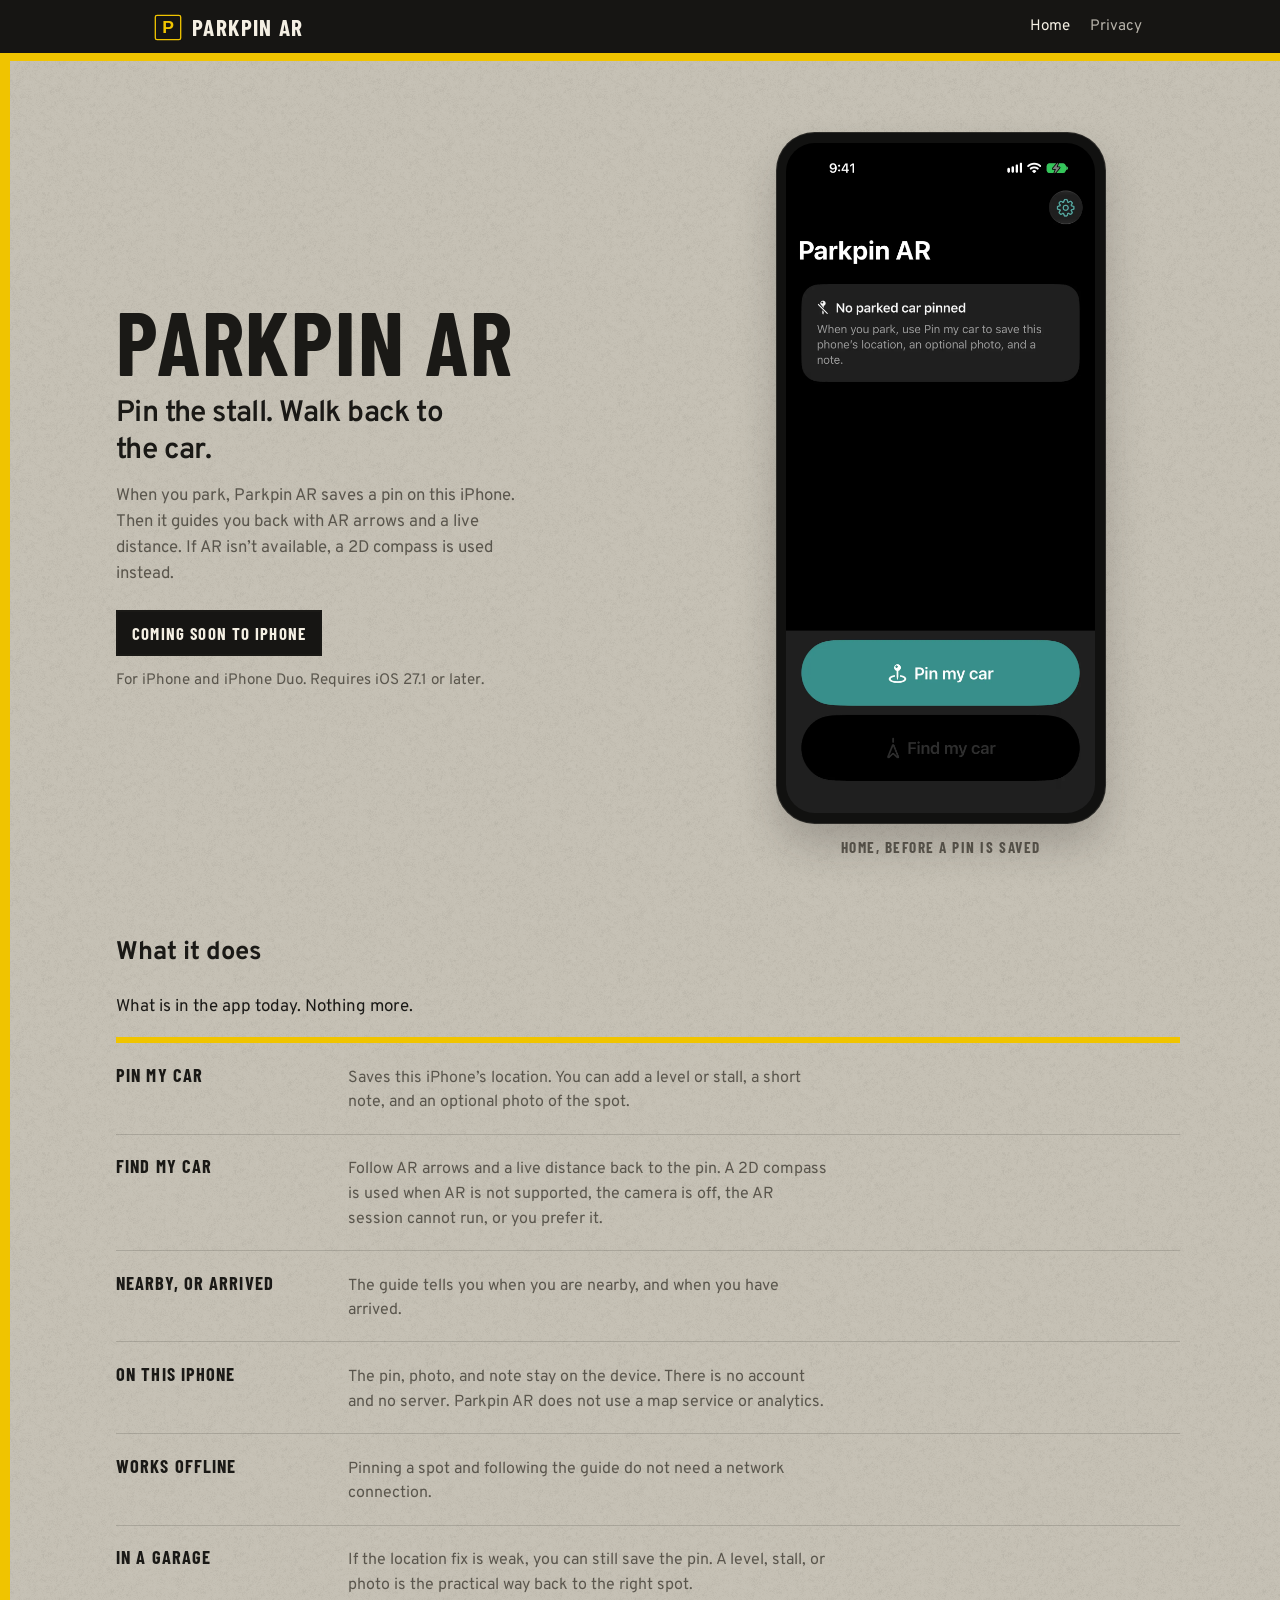
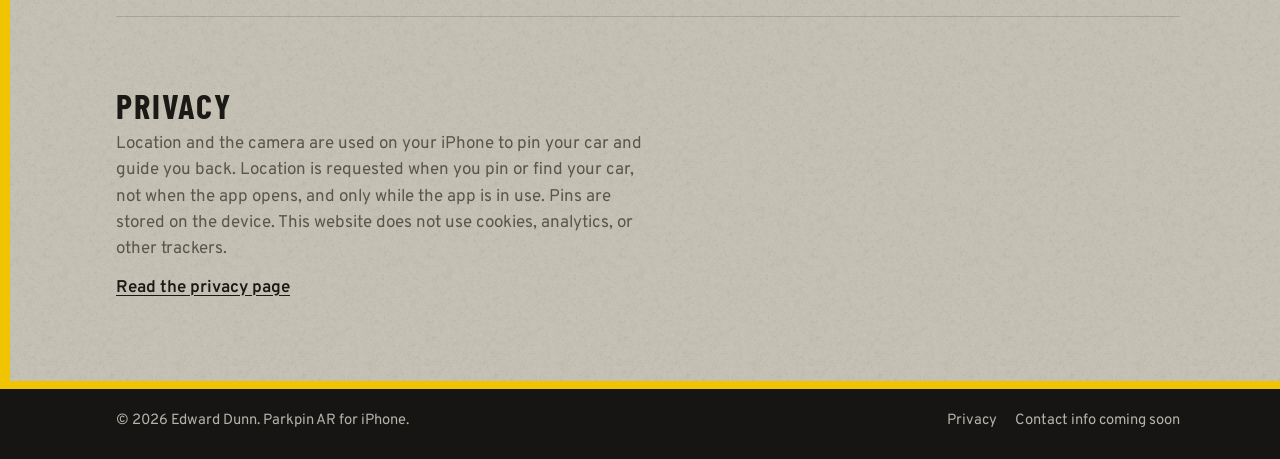
<file: index.html>
<!DOCTYPE html>
<html lang="en">
<head>
  <meta charset="utf-8">
  <meta name="viewport" content="width=device-width, initial-scale=1">
  <title>Parkpin AR — pin your parking spot, then walk back to the car</title>
  <meta name="description" content="Parkpin AR saves a pin on your iPhone when you park, then guides you back with AR arrows and a live distance. A 2D compass is used when AR is not available. Coming soon to iPhone.">
  <meta name="theme-color" content="#c5c0b4" media="(prefers-color-scheme: light)">
  <meta name="theme-color" content="#2b2925" media="(prefers-color-scheme: dark)">

  <meta property="og:type" content="website">
  <meta property="og:site_name" content="Parkpin AR">
  <meta property="og:locale" content="en_US">
  <meta property="og:title" content="Parkpin AR — pin your parking spot, then walk back to the car">
  <meta property="og:description" content="Save a pin when you park, then follow AR arrows and a live distance back to the car. Coming soon to iPhone.">
  <meta property="og:image" content="assets/favicon.svg">
  <meta property="og:image:alt" content="Parkpin AR mark">

  <meta name="twitter:card" content="summary">
  <meta name="twitter:title" content="Parkpin AR — pin your parking spot, then walk back to the car">
  <meta name="twitter:description" content="Save a pin when you park, then follow AR arrows and a live distance back to the car. Coming soon to iPhone.">
  <meta name="twitter:image" content="assets/favicon.svg">

  <link rel="icon" href="assets/favicon.svg" type="image/svg+xml">
  <link rel="apple-touch-icon" href="assets/favicon.svg">
  <link rel="stylesheet" href="assets/styles.css">
</head>
<body>
  <a class="skip" href="#main">Skip to content</a>

  <header class="site-header">
    <nav class="nav" aria-label="Primary">
      <a class="brand" href="./" aria-current="page">
        <img class="brand-mark" src="assets/favicon.svg" width="28" height="28" alt="">
        <span>Parkpin AR</span>
      </a>
      <ul class="nav-links">
        <li><a href="./" aria-current="page">Home</a></li>
        <li><a href="privacy.html">Privacy</a></li>
      </ul>
    </nav>
  </header>

  <main id="main">
    <section class="hero">
      <div class="wrap hero-inner">
        <div class="hero-copy">
          <p class="wordmark">Parkpin AR</p>
          <h1>Pin the stall. Walk back to the car.</h1>
          <p class="lede">When you park, Parkpin AR saves a pin on this iPhone. Then it guides you back with AR arrows and a live distance. If AR isn’t available, a 2D compass is used instead.</p>
          <div class="hero-cta">
            <p class="soon">Coming soon to iPhone</p>
            <p class="device-note">For iPhone and iPhone Duo. Requires iOS 27.1 or later.</p>
          </div>
        </div>

        <figure class="hero-figure phone">
          <div class="phone-frame">
            <picture>
              <source type="image/webp" srcset="assets/screens/home-empty.webp">
              <img src="assets/screens/home-empty.png" width="402" height="874" alt="Parkpin AR home screen. The title reads Parkpin AR. A card says no parked car is pinned. Pin my car is available; Find my car is unavailable.">
            </picture>
          </div>
          <figcaption class="caption">Home, before a pin is saved</figcaption>
        </figure>
      </div>
    </section>

    <section class="features" id="features" aria-labelledby="features-title">
      <div class="wrap">
        <div class="features-head">
          <h2 id="features-title">What it does</h2>
          <p>What is in the app today. Nothing more.</p>
        </div>
        <ul class="feature-list">
          <li>
            <h3>Pin my car</h3>
            <p>Saves this iPhone’s location. You can add a level or stall, a short note, and an optional photo of the spot.</p>
          </li>
          <li>
            <h3>Find my car</h3>
            <p>Follow AR arrows and a live distance back to the pin. A 2D compass is used when AR is not supported, the camera is off, the AR session cannot run, or you prefer it.</p>
          </li>
          <li>
            <h3>Nearby, or arrived</h3>
            <p>The guide tells you when you are nearby, and when you have arrived.</p>
          </li>
          <li>
            <h3>On this iPhone</h3>
            <p>The pin, photo, and note stay on the device. There is no account and no server. Parkpin AR does not use a map service or analytics.</p>
          </li>
          <li>
            <h3>Works offline</h3>
            <p>Pinning a spot and following the guide do not need a network connection.</p>
          </li>
          <li>
            <h3>In a garage</h3>
            <p>If the location fix is weak, you can still save the pin. A level, stall, or photo is the practical way back to the right spot.</p>
          </li>
        </ul>
      </div>
    </section>

    <section class="privacy-band" aria-labelledby="privacy-title">
      <div class="wrap">
        <h2 id="privacy-title">Privacy</h2>
        <p>Location and the camera are used on your iPhone to pin your car and guide you back. Location is requested when you pin or find your car, not when the app opens, and only while the app is in use. Pins are stored on the device. This website does not use cookies, analytics, or other trackers.</p>
        <p><a href="privacy.html">Read the privacy page</a></p>
      </div>
    </section>
  </main>

  <footer class="site-footer">
    <div class="wrap footer-inner">
      <p>© 2026 Edward Dunn. Parkpin AR for iPhone.</p>
      <div class="footer-links">
        <a href="privacy.html">Privacy</a>
        <span>Contact info coming soon</span>
      </div>
    </div>
  </footer>
</body>
</html>
</file>
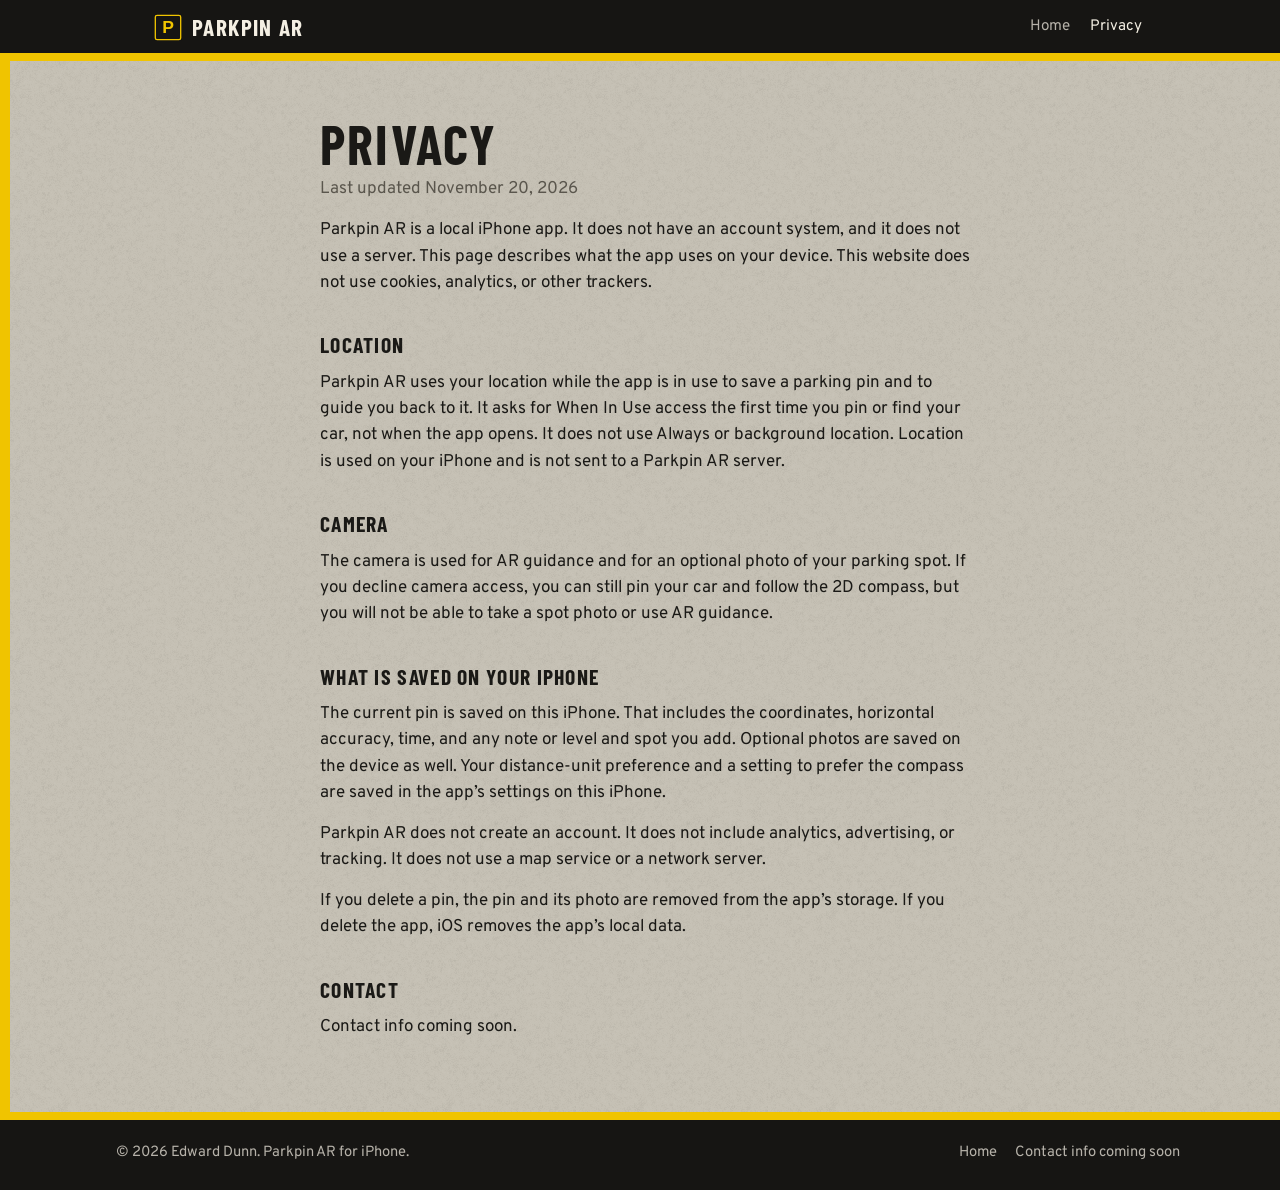
<file: privacy.html>
<!DOCTYPE html>
<html lang="en">
<head>
  <meta charset="utf-8">
  <meta name="viewport" content="width=device-width, initial-scale=1">
  <title>Privacy — Parkpin AR</title>
  <meta name="description" content="Privacy information for Parkpin AR. Location and camera are used on your iPhone. Pins are saved on the device. There is no account and no analytics.">
  <meta name="theme-color" content="#c5c0b4" media="(prefers-color-scheme: light)">
  <meta name="theme-color" content="#2b2925" media="(prefers-color-scheme: dark)">

  <link rel="icon" href="assets/favicon.svg" type="image/svg+xml">
  <link rel="apple-touch-icon" href="assets/favicon.svg">
  <link rel="stylesheet" href="assets/styles.css">
</head>
<body>
  <a class="skip" href="#main">Skip to content</a>

  <header class="site-header">
    <nav class="nav" aria-label="Primary">
      <a class="brand" href="./">
        <img class="brand-mark" src="assets/favicon.svg" width="28" height="28" alt="">
        <span>Parkpin AR</span>
      </a>
      <ul class="nav-links">
        <li><a href="./">Home</a></li>
        <li><a href="privacy.html" aria-current="page">Privacy</a></li>
      </ul>
    </nav>
  </header>

  <main id="main" class="page">
    <article class="page-narrow">
      <h1>Privacy</h1>
      <p class="updated">Last updated November 20, 2026</p>

      <p>Parkpin AR is a local iPhone app. It does not have an account system, and it does not use a server. This page describes what the app uses on your device. This website does not use cookies, analytics, or other trackers.</p>

      <h2>Location</h2>
      <p>Parkpin AR uses your location while the app is in use to save a parking pin and to guide you back to it. It asks for When In Use access the first time you pin or find your car, not when the app opens. It does not use Always or background location. Location is used on your iPhone and is not sent to a Parkpin AR server.</p>

      <h2>Camera</h2>
      <p>The camera is used for AR guidance and for an optional photo of your parking spot. If you decline camera access, you can still pin your car and follow the 2D compass, but you will not be able to take a spot photo or use AR guidance.</p>

      <h2>What is saved on your iPhone</h2>
      <p>The current pin is saved on this iPhone. That includes the coordinates, horizontal accuracy, time, and any note or level and spot you add. Optional photos are saved on the device as well. Your distance-unit preference and a setting to prefer the compass are saved in the app’s settings on this iPhone.</p>
      <p>Parkpin AR does not create an account. It does not include analytics, advertising, or tracking. It does not use a map service or a network server.</p>
      <p>If you delete a pin, the pin and its photo are removed from the app’s storage. If you delete the app, iOS removes the app’s local data.</p>

      <h2>Contact</h2>
      <p>Contact info coming soon.</p>
    </article>
  </main>

  <footer class="site-footer">
    <div class="wrap footer-inner">
      <p>© 2026 Edward Dunn. Parkpin AR for iPhone.</p>
      <div class="footer-links">
        <a href="./">Home</a>
        <span>Contact info coming soon</span>
      </div>
    </div>
  </footer>
</body>
</html>
</file>
<file: assets/styles.css>
/* Parkpin AR — parking-garage signage, concrete, painted stall lines. */

@font-face {
  font-family: "Overpass";
  src: url("fonts/overpass-400.woff2") format("woff2");
  font-weight: 400;
  font-style: normal;
  font-display: swap;
}

@font-face {
  font-family: "Overpass";
  src: url("fonts/overpass-600.woff2") format("woff2");
  font-weight: 600;
  font-style: normal;
  font-display: swap;
}

@font-face {
  font-family: "Overpass";
  src: url("fonts/overpass-700.woff2") format("woff2");
  font-weight: 700;
  font-style: normal;
  font-display: swap;
}

@font-face {
  font-family: "Barlow Condensed";
  src: url("fonts/barlow-condensed-700.woff2") format("woff2");
  font-weight: 700;
  font-style: normal;
  font-display: swap;
}

:root {
  color-scheme: light dark;
  --concrete: #c5c0b4;
  --concrete-deep: #b7b2a6;
  --ink: #1a1916;
  --muted: #5a564d;
  --line: rgba(26, 25, 22, 0.16);
  --paint: #f0c400;
  --paint-ink: #1a1916;
  --sign: #161513;
  --sign-ink: #f4efe3;
  --panel: #d3cec3;
  --max: 1080px;
  --pad: clamp(1.2rem, 4vw, 2.4rem);
  --font: "Overpass", "Avenir Next", "Segoe UI", Helvetica, Arial, sans-serif;
  --display: "Barlow Condensed", "Avenir Next Condensed", "Arial Narrow", "Helvetica Neue", sans-serif;
  --theme-color: #c5c0b4;
}

@media (prefers-color-scheme: dark) {
  :root {
    --concrete: #2b2925;
    --concrete-deep: #23211e;
    --ink: #f0ece3;
    --muted: #b3ada0;
    --line: rgba(240, 236, 227, 0.14);
    --paint: #e2b400;
    --paint-ink: #161513;
    --sign: #0f0e0c;
    --sign-ink: #f0ece3;
    --panel: #35322c;
    --theme-color: #2b2925;
  }
}

*,
*::before,
*::after {
  box-sizing: border-box;
}

html {
  scroll-behavior: smooth;
}

@media (prefers-reduced-motion: reduce) {
  html {
    scroll-behavior: auto;
  }

  *,
  *::before,
  *::after {
    animation: none !important;
    transition: none !important;
  }
}

body {
  margin: 0;
  color: var(--ink);
  background-color: var(--concrete);
  background-image: url("concrete.png");
  background-repeat: repeat;
  background-size: 192px 192px;
  font: 17px/1.55 var(--font);
  -webkit-font-smoothing: antialiased;
  text-rendering: optimizeLegibility;
  min-height: 100vh;
}

main {
  background-image: linear-gradient(90deg, var(--paint) 0 10px, transparent 10px);
  background-repeat: no-repeat;
  background-size: 10px 100%;
  background-position: 0 0;
}

img,
svg {
  max-width: 100%;
  height: auto;
  vertical-align: middle;
}

a {
  color: var(--ink);
  text-underline-offset: 0.16em;
}

a:hover {
  color: var(--ink);
}

a:focus-visible {
  outline: 2px solid var(--paint);
  outline-offset: 3px;
  border-radius: 2px;
}

.skip {
  position: absolute;
  left: -9999px;
  top: 0;
}

.skip:focus {
  left: var(--pad);
  top: 0.75rem;
  z-index: 100;
  background: var(--sign);
  color: var(--sign-ink);
  padding: 0.5rem 0.75rem;
  text-decoration: none;
}

.wrap {
  width: min(100% - 2 * var(--pad), var(--max));
  margin-inline: auto;
  padding-left: 1rem;
}

/* Header — wall-mounted wayfinding sign */

.site-header {
  background: var(--sign);
  color: var(--sign-ink);
  border-bottom: 8px solid var(--paint);
}

.nav {
  display: flex;
  align-items: center;
  justify-content: space-between;
  gap: 1rem;
  padding: 0.85rem 0 0.75rem;
  width: min(100% - 2 * var(--pad), var(--max));
  margin-inline: auto;
  padding-left: calc(var(--pad) + 1rem);
  padding-right: var(--pad);
}

.brand {
  display: inline-flex;
  align-items: center;
  gap: 0.65rem;
  color: var(--sign-ink);
  text-decoration: none;
  font-family: var(--display);
  font-weight: 700;
  font-size: 1.45rem;
  letter-spacing: 0.06em;
  text-transform: uppercase;
  line-height: 1;
}

.brand:hover {
  color: var(--sign-ink);
}

.brand-mark {
  flex: none;
  width: 1.7rem;
  height: 1.7rem;
}

.nav-links {
  display: flex;
  gap: 1.25rem;
  list-style: none;
  margin: 0;
  padding: 0;
  font-size: 0.95rem;
}

.nav-links a {
  color: rgba(244, 239, 227, 0.72);
  text-decoration: none;
}

.nav-links a:hover,
.nav-links a[aria-current="page"] {
  color: var(--sign-ink);
}

/* Hero */

.hero {
  padding: clamp(2.5rem, 7vw, 4.5rem) 0 clamp(2rem, 5vw, 3.25rem);
}

.hero-inner {
  display: grid;
  gap: clamp(2rem, 5vw, 3.5rem);
  align-items: center;
}

@media (min-width: 880px) {
  .hero-inner {
    grid-template-columns: 1.05fr 0.95fr;
  }
}


.wordmark {
  margin: 0 0 0.9rem;
  font-family: var(--display);
  font-size: clamp(3.2rem, 9vw, 5.6rem);
  font-weight: 700;
  letter-spacing: 0.02em;
  line-height: 0.9;
  text-transform: uppercase;
}

.hero h1 {
  margin: 0 0 0.9rem;
  font-family: var(--font);
  font-size: clamp(1.45rem, 3vw, 1.85rem);
  font-weight: 600;
  letter-spacing: -0.02em;
  line-height: 1.25;
  max-width: 18ch;
}

.lede {
  margin: 0 0 1.4rem;
  color: var(--muted);
  font-size: 1.05rem;
  max-width: 38ch;
}

.hero-cta {
  display: flex;
  flex-wrap: wrap;
  align-items: center;
  gap: 0.85rem 1.15rem;
}

.soon {
  display: inline-block;
  margin: 0;
  padding: 0.55rem 0.85rem 0.45rem;
  border: 2px solid var(--ink);
  background: var(--sign);
  color: var(--sign-ink);
  font-family: var(--display);
  font-weight: 700;
  font-size: 1.05rem;
  letter-spacing: 0.08em;
  text-transform: uppercase;
}

.device-note {
  margin: 0;
  color: var(--muted);
  font-size: 0.95rem;
}

@media (prefers-color-scheme: dark) {
  .soon {
    background: var(--paint);
    color: var(--paint-ink);
    border-color: var(--paint);
  }
}

/* Phone frames around real simulator screenshots */

.hero-figure {
  margin: 0;
  justify-self: center;
  width: min(100%, 20.5rem);
}

.phone {
  margin: 0;
}

.phone-frame {
  position: relative;
  background: #111110;
  border-radius: 2.35rem;
  padding: 0.62rem;
  box-shadow:
    0 0 0 1px #2c2b28,
    0 22px 40px rgba(26, 25, 22, 0.22);
}

.phone-frame img {
  display: block;
  width: 100%;
  height: auto;
  border-radius: 1.8rem;
  background: #111;
}

.caption {
  margin: 0.85rem 0 0;
  font-family: var(--display);
  font-weight: 700;
  font-size: 0.95rem;
  letter-spacing: 0.1em;
  text-transform: uppercase;
  color: var(--muted);
  text-align: center;
}


/* Features — a painted list, not a card grid */

.features {
  padding: 0 0 clamp(3rem, 7vw, 4.5rem);
}

.feature-list {
  list-style: none;
  margin: 0;
  padding: 0;
  border-top: 6px solid var(--paint);
}

.feature-list li {
  padding: 1.1rem 0 1.15rem;
  border-bottom: 1px solid var(--line);
  display: grid;
  gap: 0.3rem 1.5rem;
}

@media (min-width: 720px) {
  .feature-list li {
    grid-template-columns: 13rem 1fr;
    align-items: baseline;
  }
}

.feature-list h3 {
  margin: 0;
  font-family: var(--display);
  font-size: 1.15rem;
  font-weight: 700;
  letter-spacing: 0.06em;
  text-transform: uppercase;
}

.feature-list p {
  margin: 0;
  color: var(--muted);
  font-size: 1rem;
  max-width: 48ch;
}

/* Privacy preview + interior pages */

.privacy-band {
  padding: 0 0 clamp(3rem, 7vw, 4.25rem);
}

.privacy-band h2 {
  margin: 0 0 0.45rem;
  font-family: var(--display);
  font-size: clamp(1.7rem, 3.4vw, 2.15rem);
  font-weight: 700;
  letter-spacing: 0.06em;
  text-transform: uppercase;
  line-height: 1;
}

.privacy-band p {
  margin: 0 0 0.75rem;
  color: var(--muted);
  max-width: 48ch;
}

.privacy-band a {
  font-weight: 600;
}

.page {
  padding: clamp(2.4rem, 6vw, 3.6rem) 0 clamp(3rem, 7vw, 4.5rem);
}

.page-narrow {
  width: min(100% - 2 * var(--pad), 42rem);
  margin-inline: auto;
  padding-left: 1rem;
}

.page h1 {
  margin: 0 0 0.4rem;
  font-family: var(--display);
  font-size: clamp(2.4rem, 6vw, 3.4rem);
  font-weight: 700;
  letter-spacing: 0.04em;
  text-transform: uppercase;
  line-height: 0.95;
}

.page h2 {
  margin: 2rem 0 0.5rem;
  font-family: var(--display);
  font-size: 1.35rem;
  font-weight: 700;
  letter-spacing: 0.06em;
  text-transform: uppercase;
}

.page .lede,
.updated {
  margin: 0 0 1.5rem;
  color: var(--muted);
}

.page p {
  margin: 0 0 0.9rem;
}

.page p:last-child {
  margin-bottom: 0;
}

/* Footer — stall end line */

.site-footer {
  border-top: 8px solid var(--paint);
  background: var(--sign);
  color: rgba(244, 239, 227, 0.72);
  font-size: 0.92rem;
  padding: 1.35rem 0 1.6rem;
}

.footer-inner {
  display: flex;
  flex-wrap: wrap;
  justify-content: space-between;
  gap: 0.75rem 1.5rem;
}

.footer-inner p {
  margin: 0;
}

.footer-links {
  display: flex;
  flex-wrap: wrap;
  gap: 0.85rem 1.15rem;
}

.footer-links a {
  color: rgba(244, 239, 227, 0.72);
  text-decoration: none;
}

.footer-links a:hover {
  color: var(--sign-ink);
}

@media (max-width: 640px) {
  body {
    font-size: 16px;
  }

  main {
    background-size: 7px 100%;
  }

  .nav {
    padding-left: calc(var(--pad) + 0.6rem);
  }

  .wrap,
  .page-narrow {
    padding-left: 0.6rem;
  }

  .nav-links {
    gap: 0.85rem;
  }

  .wordmark {
    font-size: clamp(2.6rem, 16vw, 4rem);
  }

  .hero-figure {
    width: min(100%, 16.5rem);
  }
}
</file>
